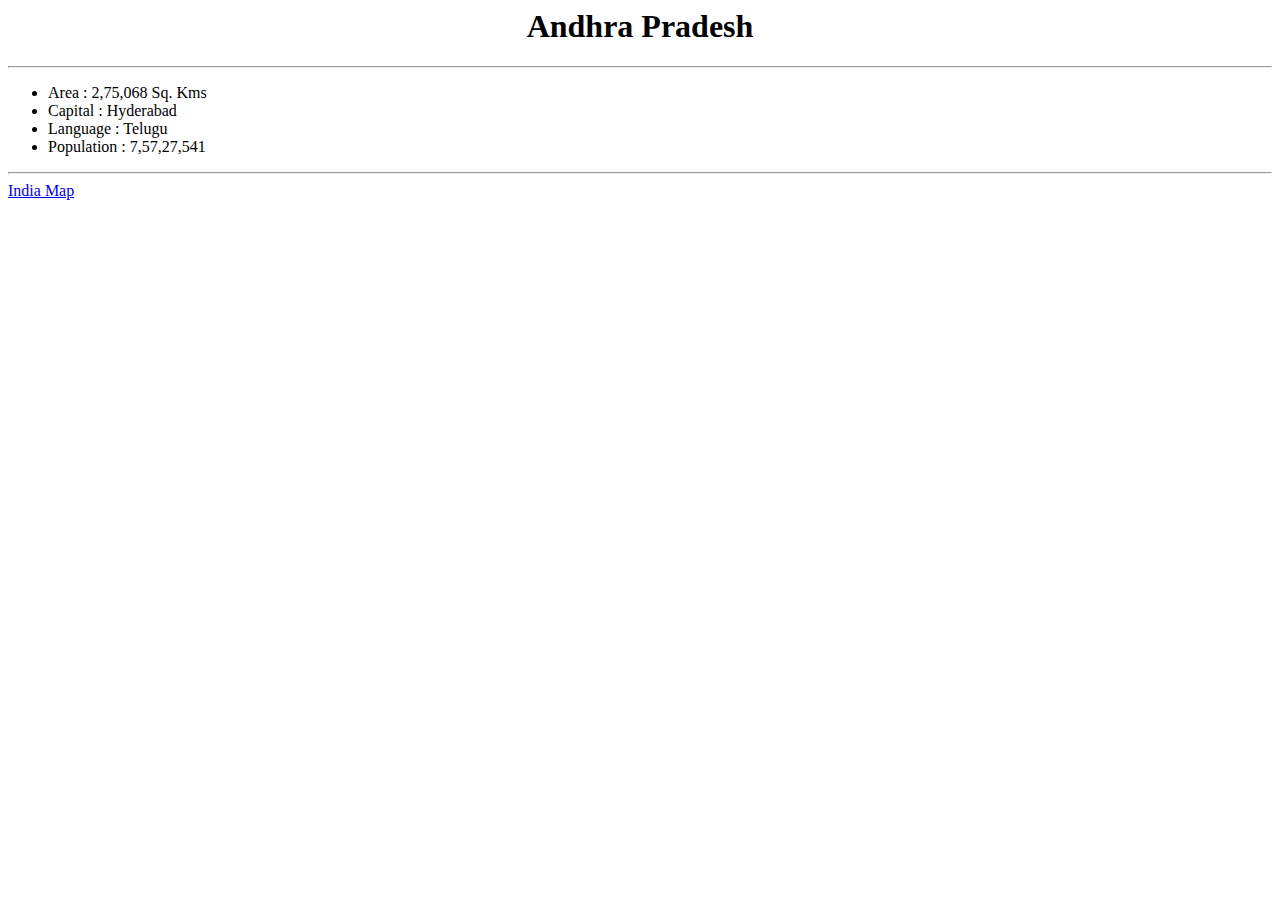
<file: exp1/AndhraPradesh.html>
<HTML> 
	<HEAD> 
		<TITLE>About Andhra Pradesh</TITLE> 
	</ HEAD> 
	<BODY> 
		<CENTER><H1>Andhra Pradesh</H1></CENTER> 
		<HR> <UL> <LI>Area : 2,75,068 Sq. Kms</LI> 
		<LI>Capital : Hyderabad</LI> 
		<LI>Language : Telugu</LI> 
		<LI>Population : 7,57,27,541</LI> 
		</UL> 
		<hr> <a href='ImageMap.html'>India Map</a> 
	</BODY> 
</HTML>
</file>
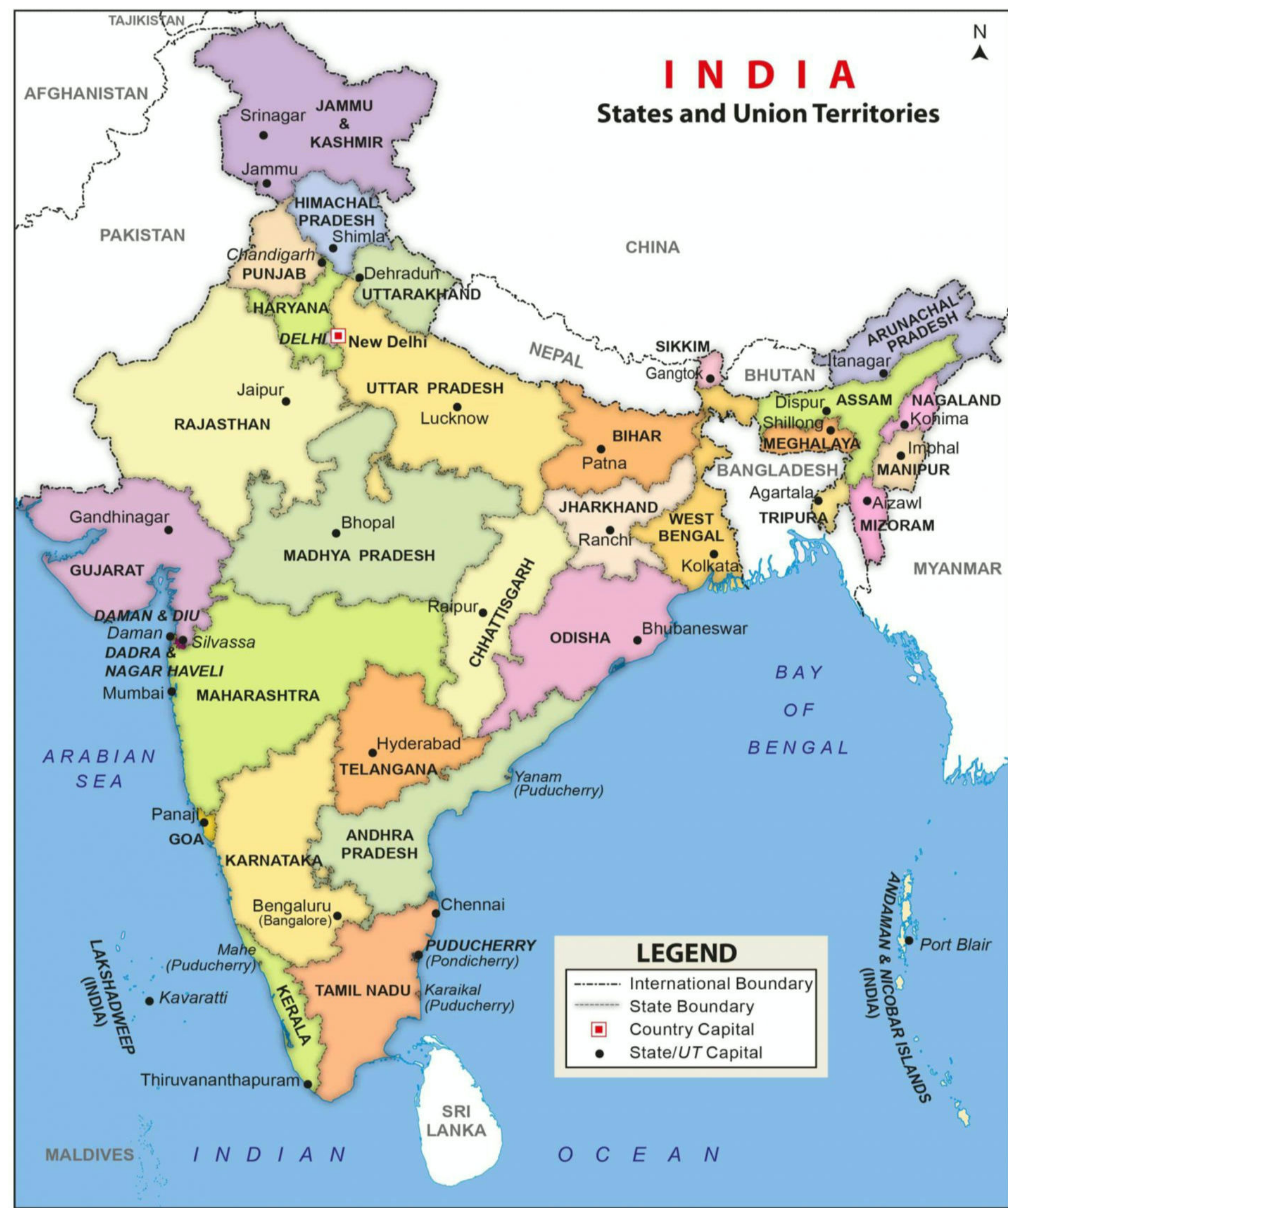
<file: exp1/ImageMap.html>
<HTML> 
	<HEAD> 
		<TITLE>Image Map</TITLE> 
	</HEAD> 
	<BODY> 
		<img src="india_map.jpg" usemap="#metroid" ismap="ismap" width="1000" height="1200"> 
		<map name="metroid" id="metroid"> 
		<area href='TamilNadu.html' shape='circle' coords="350,1000,50" title='TamilNadu'/> 
		<area href = "Karnataka.html" shape = "circle" coords = "250,825,50" title = "Karnataka" /> 
		<area href = "AndhraPradesh.html" shape = "circle" coords = "350,850,50" title = "Andhra Pradesh" /> 
		<area href = "Kerala.html" shape = "circle" coords = "300,1025,30" title = "Kerala" /> </map> 
</BODY> 
</HTML>
</file>
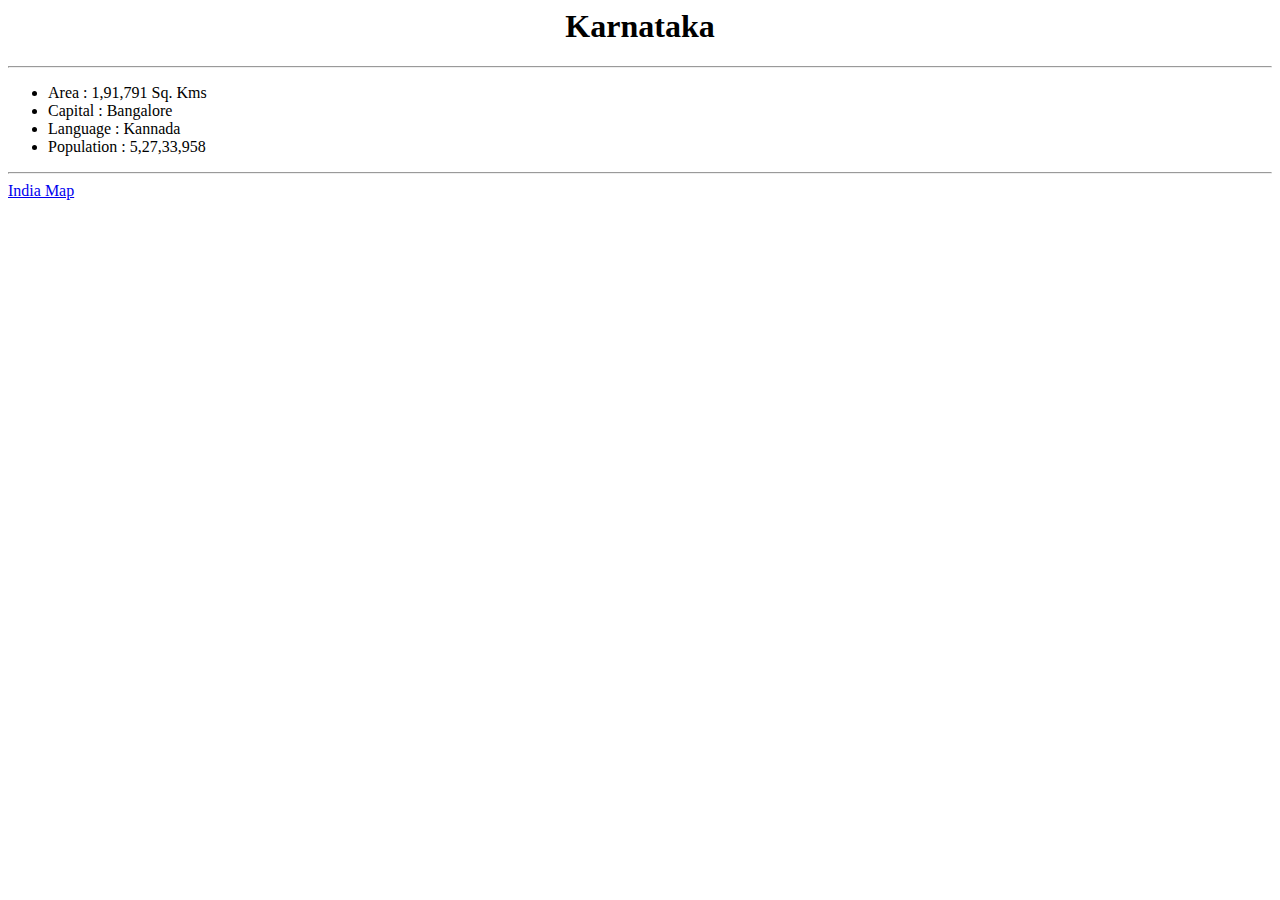
<file: exp1/Karnataka.html>
<HTML> 
	<HEAD> 
		<TITLE>About Karnataka</TITLE> 
	</HEAD> 
	<BODY> 
		<CENTER><H1>Karnataka</H1></CENTER> 
		<HR> <UL> <LI>Area : 1,91,791 Sq. Kms</LI> 
		<LI>Capital : Bangalore</LI> 
		<LI>Language : Kannada</LI> 
		<LI>Population : 5,27,33,958</LI> </UL> 
		<hr> <a href='ImageMap.html'>India Map</a> 
	</BODY> 
</HTML>
</file>
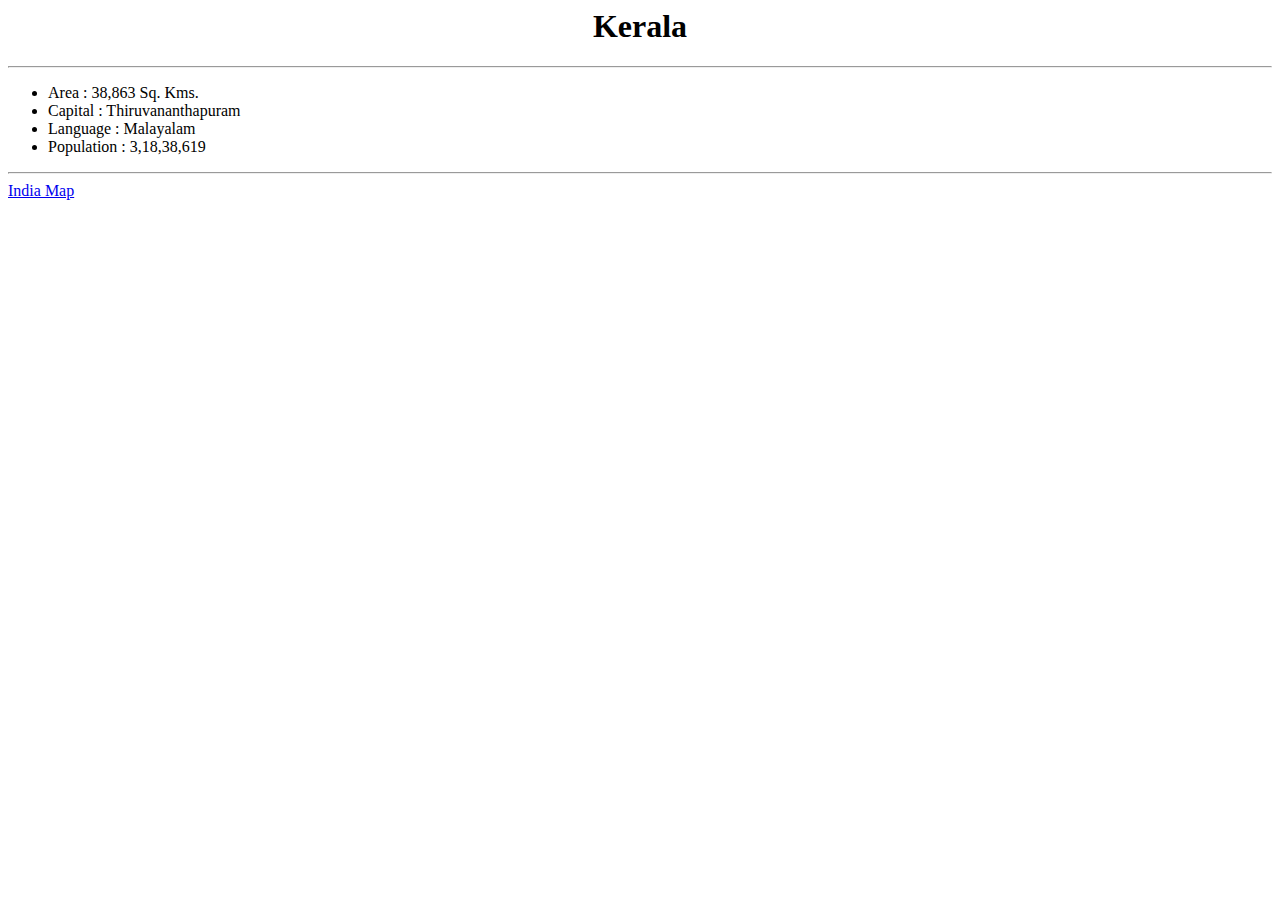
<file: exp1/Kerala.html>
<HTML> 
	<HEAD> 
		<TITLE>About Kerala</TITLE> 
	</HEAD> 
	<BODY> 
		<CENTER> <H1>Kerala</H1></CENTER> 
		<HR> 
		<UL> 
			<LI>Area : 38,863 Sq. Kms.</LI> 
			<LI>Capital : Thiruvananthapuram</LI> 
			<LI>Language : Malayalam</LI> 
			<LI>Population : 3,18,38,619</LI> 
		</UL> 
		<hr> 
		<a href='ImageMap.html'>India Map</a> 
	</BODY> 
</HTML>
</file>
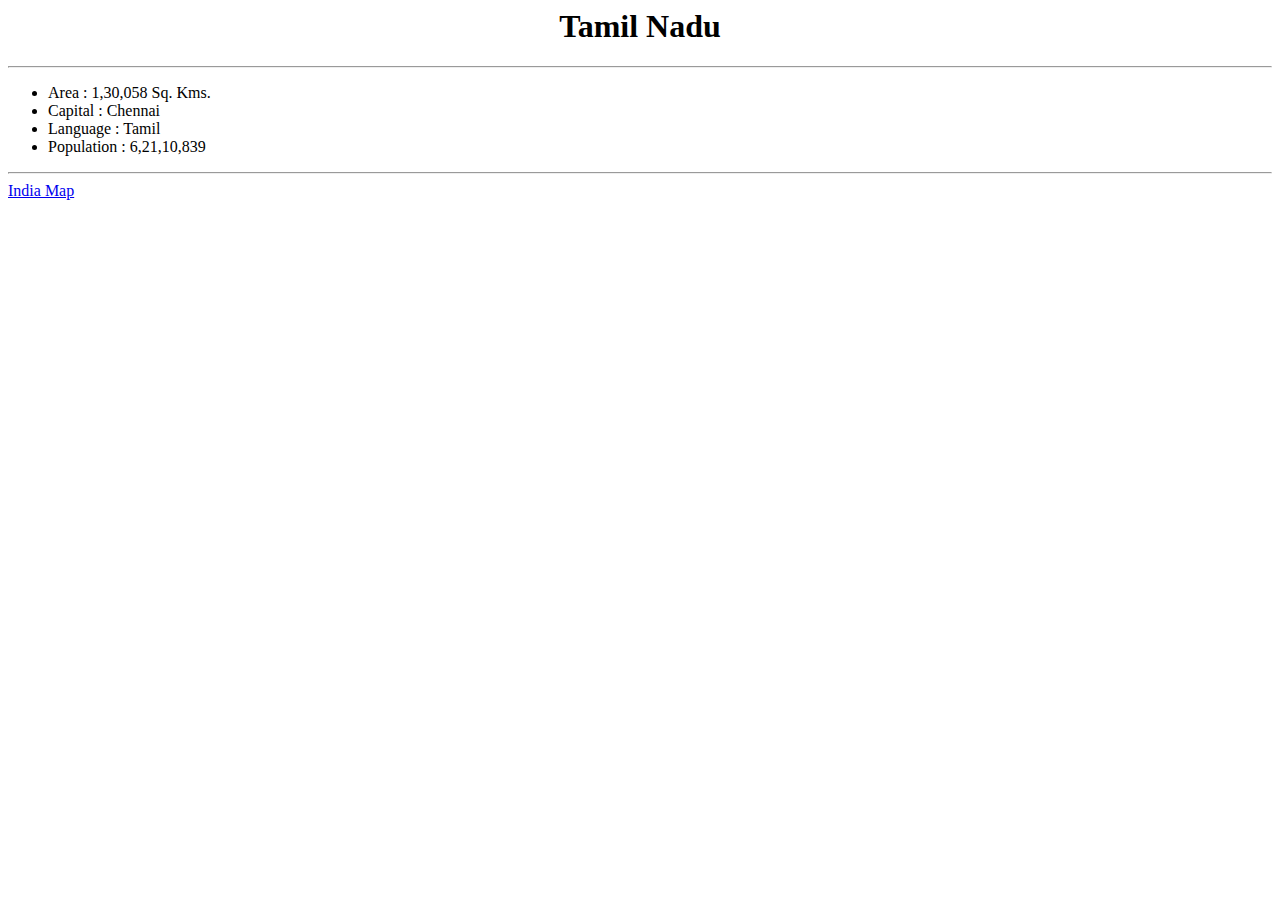
<file: exp1/TamilNadu.html>
<HTML> 
	<HEAD> 
		<TITLE>About Tamil Nadu</TITLE> 
	</HEAD>
	<BODY> 
		<CENTER><H1>Tamil Nadu</H1></CENTER> 
		<HR> 
		<UL> <LI>Area : 1,30,058 Sq. Kms.</LI> 
		<LI>Capital : Chennai</LI> 
		<LI>Language : Tamil</LI> 
		<LI>Population : 6,21,10,839</LI> 
		</UL><hr> 
		<a href='ImageMap.html'>India Map</a> 
</BODY> 
</HTML>
</file>
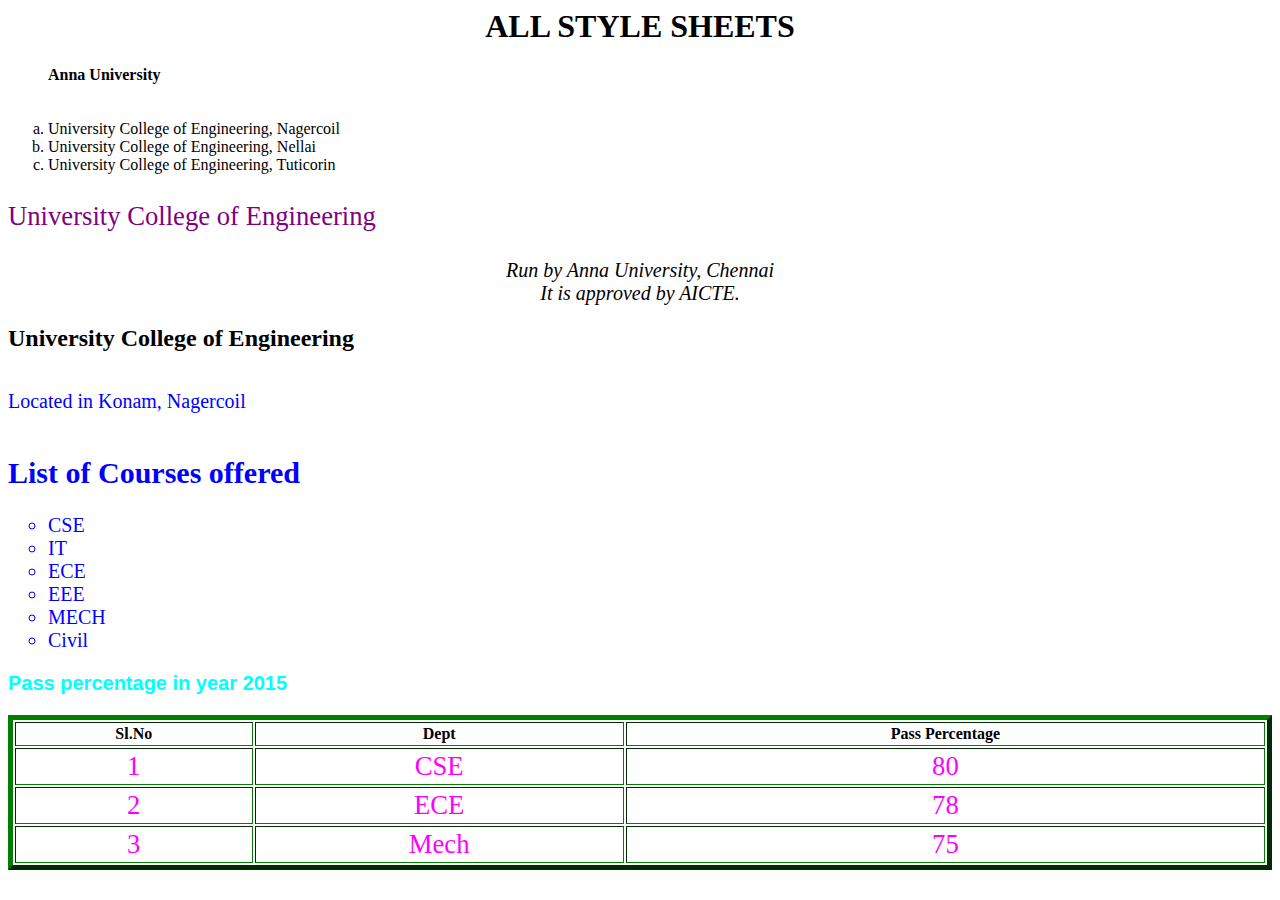
<file: exp2/Style.html>
<html> 
	<head>
		<h1><center>ALL STYLE SHEETS</center></h1> 
		<title>USE of STYLESHEETS </title> 
		<link rel="stylesheet" href="External.css" type="text/css">  <!-- External Style Sheet --> 
		<style type="text/css">
<!-- Internal Style Sheet --> 
	.S1{font-family:verdana; font-style:italic;  color:red; text-align:center} 
	.S2{font-family:tahoma;  font-style:italic;  font-size:20; text-align:center;} 
	font{font-family:georgia;  color:blue; font-size:20} 
	ul{list-style-type:circle} 
	</style> 
	</head> 
	<body> 
		<ol style="list-style-type:lower-alpha"> 
			<b> Anna University </b><br><br><br> 
			<li> University College of Engineering, Nagercoil 
			<li> University College of Engineering, Nellai 
			<li> University College of Engineering, Tuticorin 
		</ol>
	<p style="font-size:20pt;color:purple">  University College of Engineering</p><!-- InlineStyle Sheet --> 
	<p class="S2"> Run by Anna University, Chennai
	<br> It is approved by AICTE. <br> </p> 
	<h2 class="S1"> University College of Engineering</h2> 
	<br> 
	<font>Located in Konam, Nagercoil</font>
	<br> <br> 
	<font> <h2>List of Courses offered</h2> 
	<ul> 
		<li>CSE</li> 
		<li>IT</li> 
		<li>ECE</li> 
		<li>EEE</li> 
		<li>MECH</li> 
		<li>Civil</li> 
	</ul> 
	</font> <h3>Pass percentage in year 2015</h3> 
	<table width="100%" cellspacing="2" cellpadding="2" border="5"> 	<tr>
			<th>Sl.No</th> <th>Dept</th> 
			<th>Pass Percentage</th> 
	 </tr> 
	 <tr> 
		 <td align="center">1</td> 
		 <td align="center">CSE</td> 
		 <td align="center">80</td> 
	 </tr> 
	 <tr> 
		 <td align="center">2</td> 
		 <td align="center">ECE</td> 
		 <td align="center">78</td> 
	 </tr> 
	 <tr> 
		 <td align="center">3</td> 
		 <td align="center">Mech</td> 
		 <td align="center">75</td> </tr>

	</table> 
	</body> 
</html>
</file>
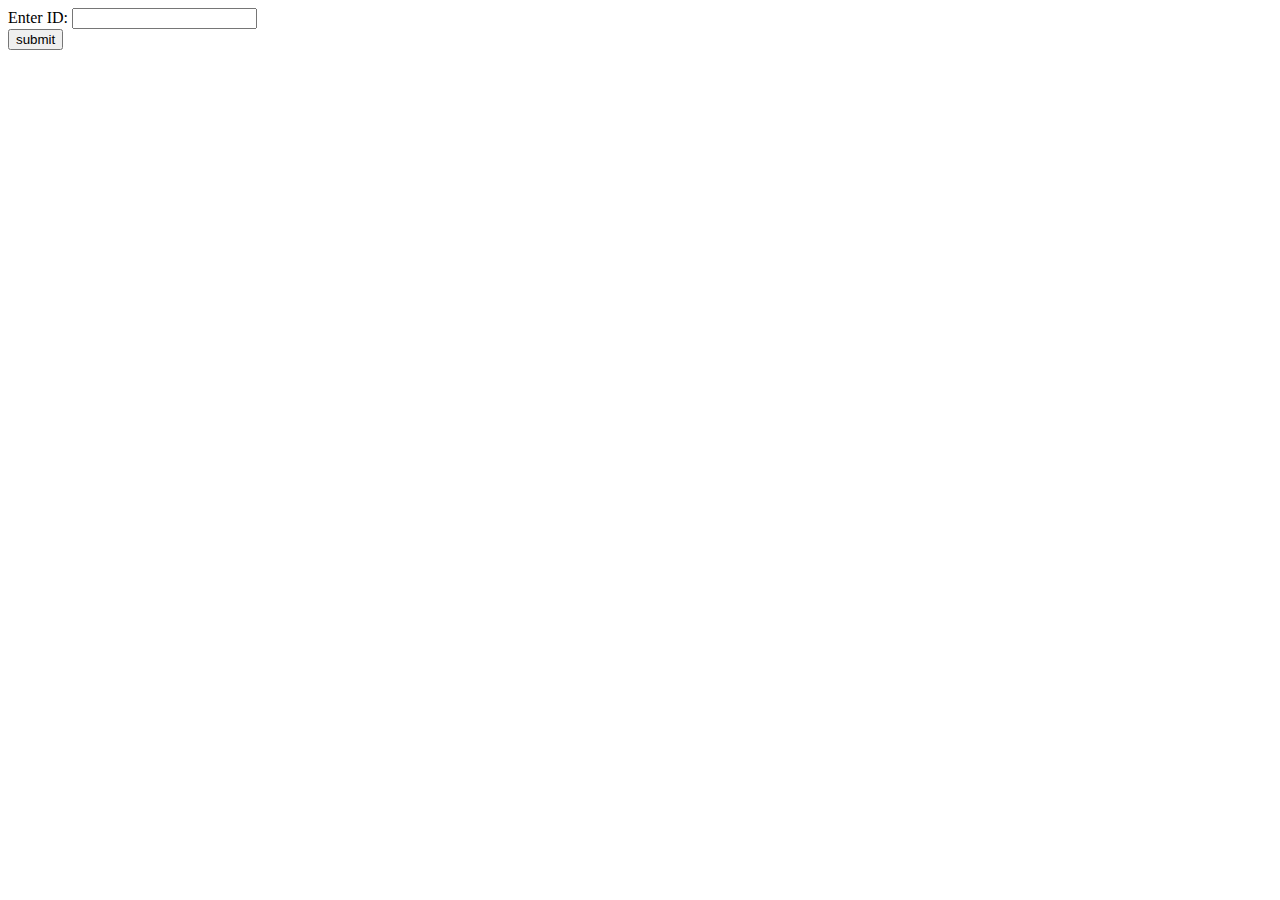
<file: exp3/login.html>
<!DOCTYPE html>
<html> 
	<head> </head> 
	<body> 
	<script type="text/javascript"> 
	function Display() { 
		if(window.XMLHttpRequest)  {   
			xmlhttp=new XMLHttpRequest();  } 
	xmlhttp.open("GET","UserInfo.xml",false); 
	xmlhttp.send(); 
	xmlDoc=xmlhttp.responseXML;  
	var x=xmlDoc.getElementsByTagName("PersonDetails");  
	var key_id=document.getElementById("key").value; 
	for(i=0;i<x.length;i++){
	if(key_id.match(x[i].getElementsByTagName("id")[0].childNodes[0].nodeValue))   
	j=i;  }  
	document.write("<h3>User Details are...</h3> <hr> Registeration ID="); 
	document.write(x[j].getElementsByTagName("id")[0].childNodes[0].nodeValue); 
	document.write("</br> Name="); 
	document.write(x[j].getElementsByTagName("name")[0].childNodes[0].nodeValue); 
	document.write("</br> City="); 
	document.write(x[j].getElementsByTagName("city")[0].childNodes[0].nodeValue); 
	document.write("</br> Branch="); 
	document.write(x[j].getElementsByTagName("Branch")[0].childNodes[0].nodeValue); 
	document.write("</br> Year="); 
	document.write(x[j].getElementsByTagName("Year")[0].childNodes[0].nodeValue); 
	document.write("</br> "); 
	} 
	</script> 
	<form name='myform'> 
	Enter ID: 
	<input type='text' id='key'/><br/> 
	<input type='button' value='submit' onclick='Display()'/> 
	</form> 
	</body> 
</html>
</file>
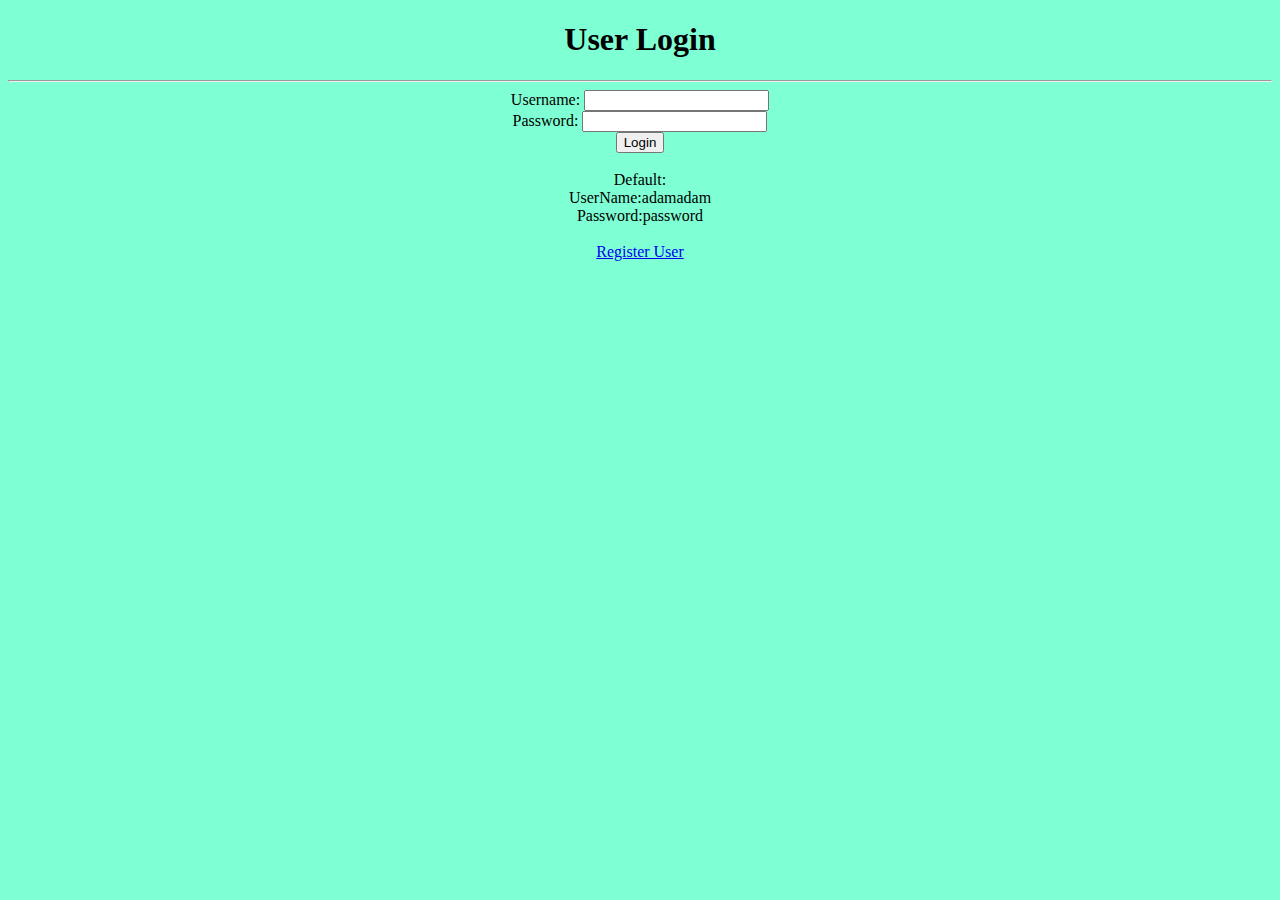
<file: exp4/login.html>
<!DOCTYPE html>
<html>
    <head>
    <title>User Login</title>
   <meta name="viewport" content="width=device-width, initial-scale=1, user-scalable=1" />
  <script type="text/javascript" charset="utf-8">
      function redt(){
window.location = "profile.html";
      }      
  </script> 
    </head>
    <link rel="stylesheet" href="style.css">
    <body>
        <Center><h1>User Login</h1></Center>
	<hr>
            <center>
                <form name="form1">
                    Username:
                    <input type="text" name="uname">
                    <br>Password:
                    <input type="password" name="passwd">
		</form>
            </center>
	    <center><button name="url" onClick="redt()">Login</button></center>
            <br>
        <center>
            <div>
		Default:<br>
		UserName:adamadam<br>
		Password:password<br>
                <br>
                <a href="register.html">Register User</a>
        </center>

    </body>
</html>
</file>
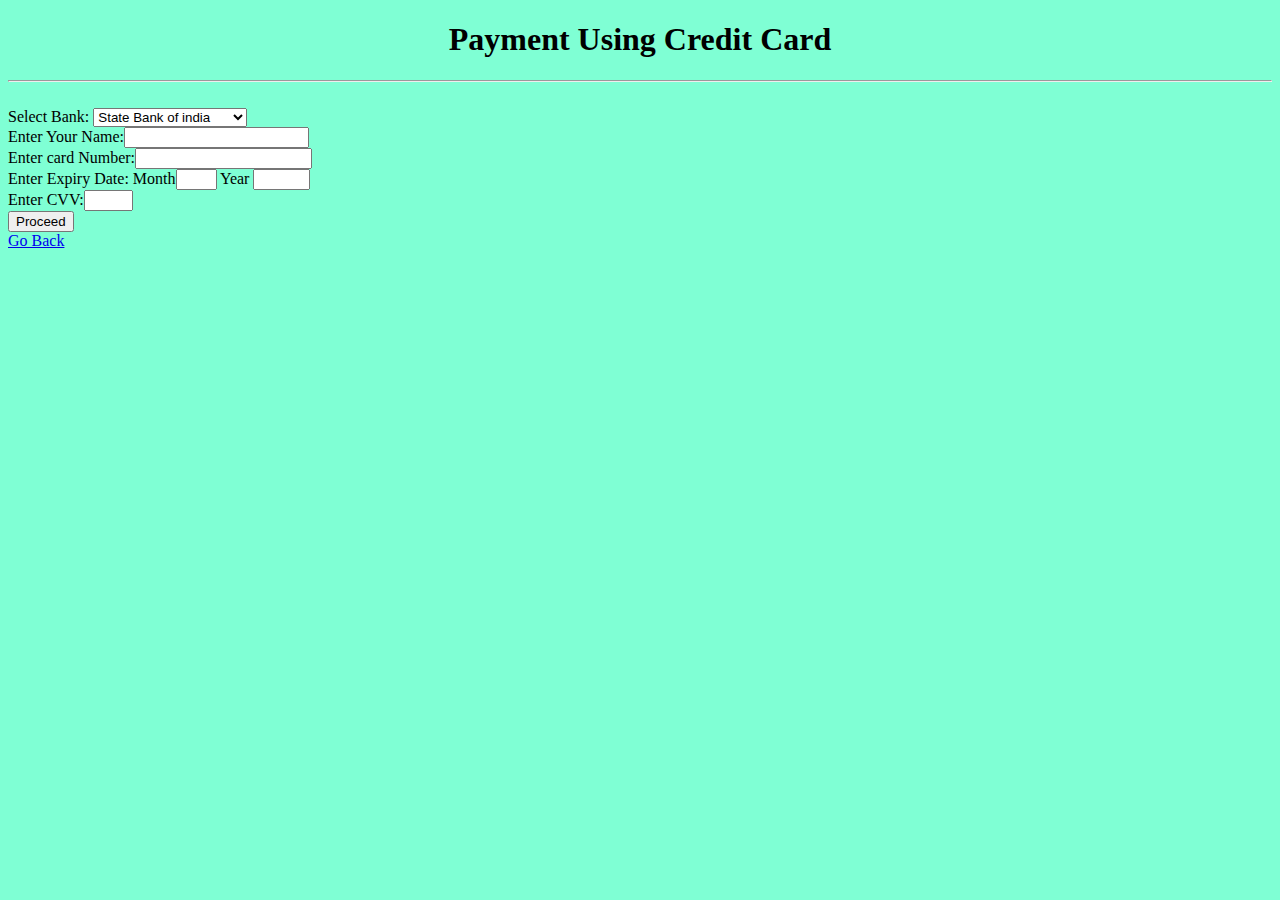
<file: exp4/payment.html>
<!DOCTYPE html>
<html>
    <head>
        <title>Payment</title>
         <meta name="viewport" content="width=device-width, initial-scale=1, user-scalable=1" />
    <link rel="stylesheet" href="style.css">
    <script type="text/javascript">
      function validate(form1){
        var cur=new Date();
        var retval=true;
        var b=form1.mm.value;
        var c=form1.yyyy.value;
        if(a<cur.getMonth() && c>=cur.getFullYear()){
          retval=false;
          window.alert("Your card has expired");
        }
        else
        {window.alert("Your Payment Proceeded");}
        return retval;
      }
    </script>  
  </head>
    <body>
        <center><h1>Payment Using Credit Card</h1></center><hr>
          <form name="form1" onSubmit="validate(this)">
            <br>Select Bank:
            <select id="bk">
              <option>State Bank of india</option>
              <option>Indian Bank</option>
              <option>Indian Overseas Bank</option>
            </select>
            <br>Enter Your Name:<input type="text" name="">
            <br>Enter card Number:<input type="text" name="" size="19">
            <br>Enter Expiry Date: Month<input type="text" name="mm" size="2">
            Year <input type="text" name="yyyy" size="4">
            <br>Enter CVV:<input type="text" name="cvv" size="3">
            <br><input type="submit" value="Proceed" >
          </form>
          
          <a href="Login.html">Go Back</a>
    </body>
</html>
</file>
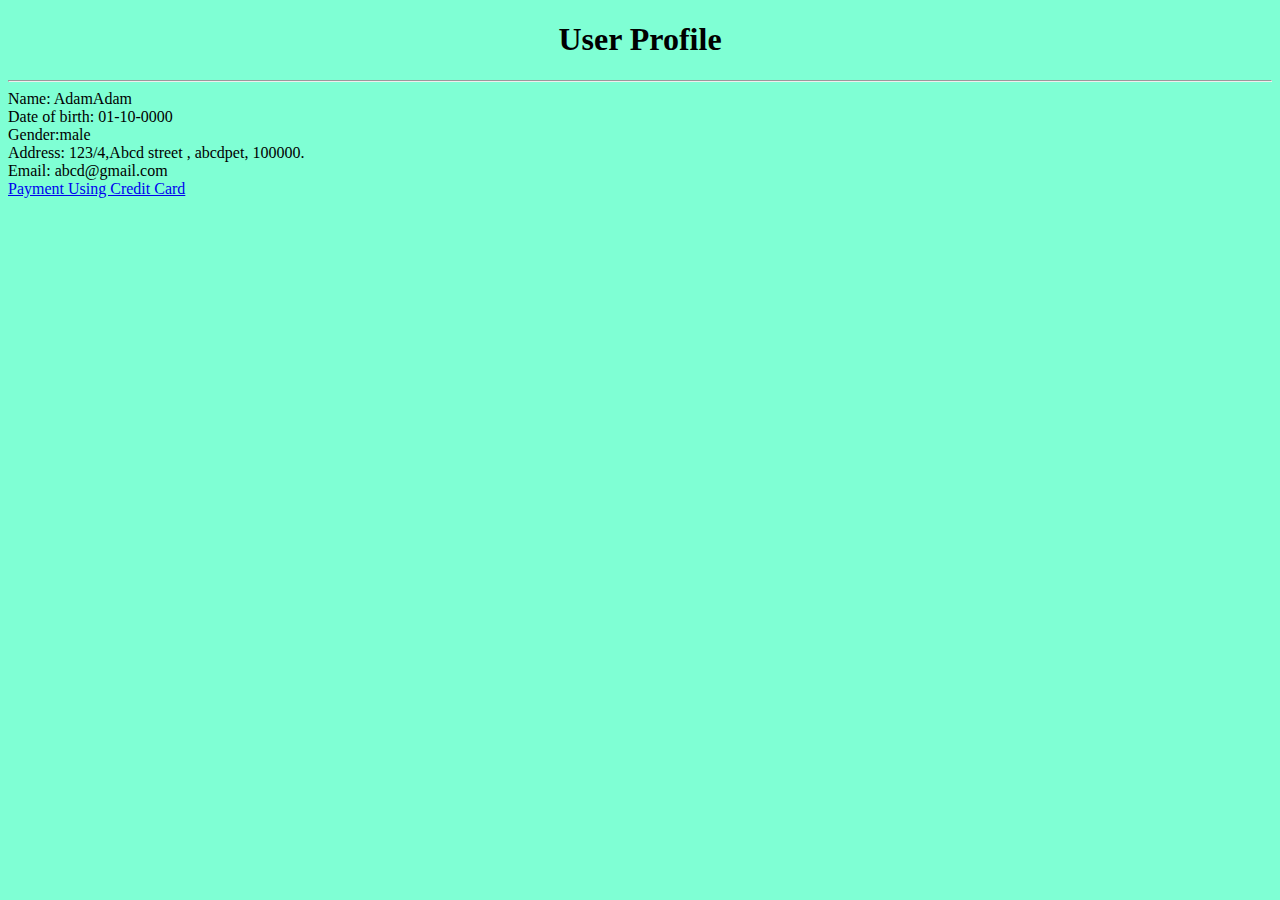
<file: exp4/profile.html>
<!DOCTYPE html>
<html>
<head>
<title>User profile</title>
</head>
<body>
<link rel="stylesheet" href="style.css">
<center><h1>User Profile</h1></center>
<hr>
  <div>
	Name: AdamAdam<br>
	Date of birth: 01-10-0000<br>
	Gender:male<br>
	Address: 123/4,Abcd street , abcdpet, 100000.<br>
	Email: abcd@gmail.com<br>
	<a href="payment.html" value="">Payment Using Credit Card </a>
  </div>
</body>
</html>
</file>
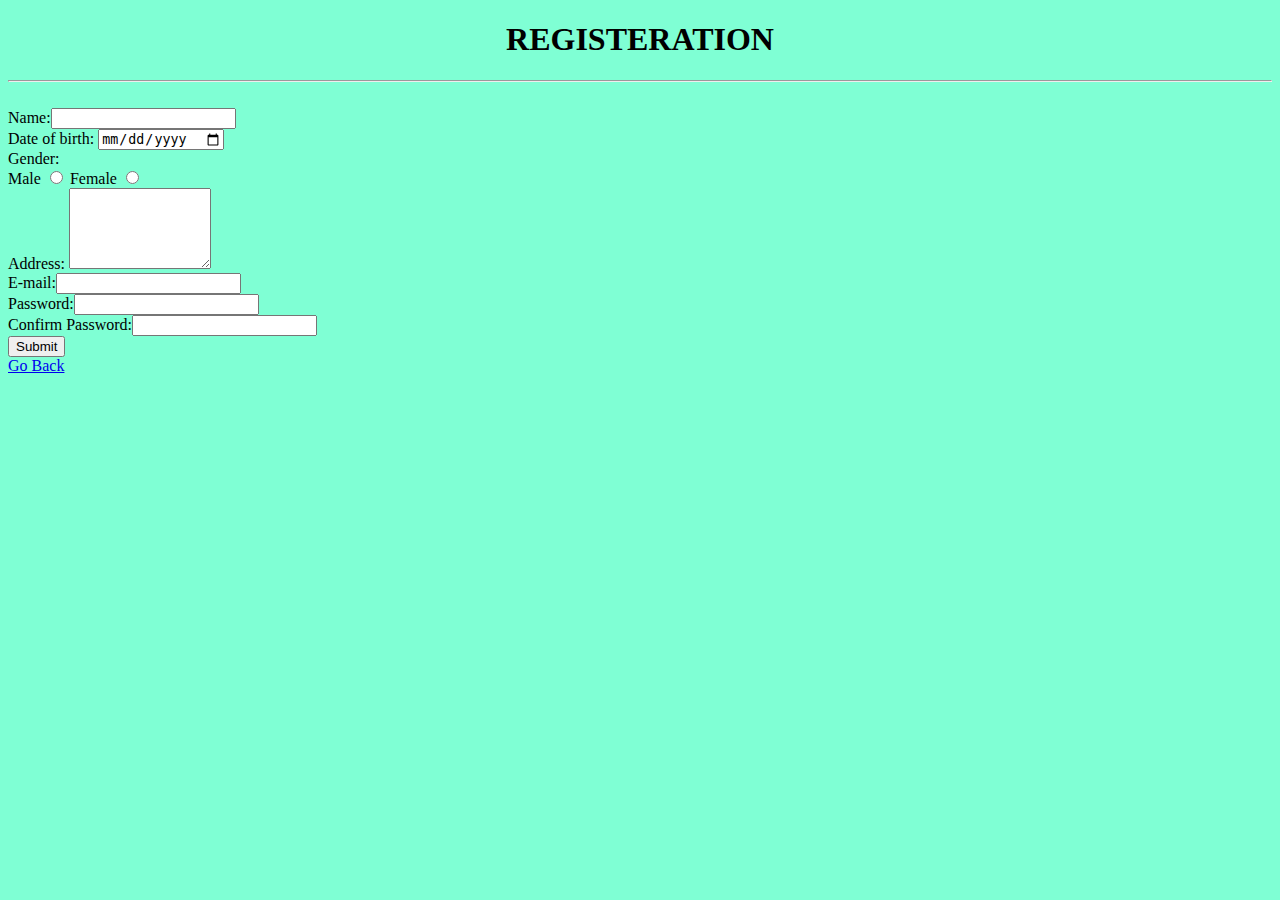
<file: exp4/register.html>
<!DOCTYPE html>
<html>
    <head>
        <title>Register</title>
    <link rel="stylesheet" href="style.css">
    <script type="text/javascript">
        function validate(form1){
            var retval=true;
            var username=form1.name.value;
            var password1=form1.pd.value;
            var password2=form1.cfpd.value;
            if(username.length < 8){
                retval=false;
                window.alert("user name less than 8 chars");
            }
            if(password1.length<6){
                retval=false;
                window.alert("pwd should be > 6 char's ");
                form1.pd.value="";
                form1.cfpd.value="";
            }
            if(password1!=password2)
            {
                retval=false;
                window.alert("ur password mismatched ");
                form1.pd.value="";
                form1.cfpd.value="";
            }
            return retval;
        }
    </script>
</head>
    <body>
	<center><h1>REGISTERATION</h1></center><hr>
            <form name="form1" onsubmit="validate(this)">
                <br>Name:<input type="text" name="name">
                <br>Date of birth: <input type="date" name="dob"value="" />
		            <br>Gender:<br>
                    Male <input type="radio" name="gen"> 
                    Female <input type="radio" name="gen">
		            <br>Address: <textarea rows="5" cols="15"></textarea>
		            <br>E-mail:<input type="email" name="mail">
		            <br>Password:<input type="password" name="pd">
		            <br>Confirm Password:<input type="password" name="cfpd"><br>
                    <input type="submit" value="Submit">
            </form>
            <a href="Login.html">Go Back</a>
    </body>
</html>
</file>
<file: exp2/External.css>
h3{font-family:arial;font-size:20;color:cyan} 
table{border-color:green} 
td{font-size:20pt;color:magenta}
</file>
<file: exp4/style.css>
body{
    background-color: aquamarine;
}
</file>
